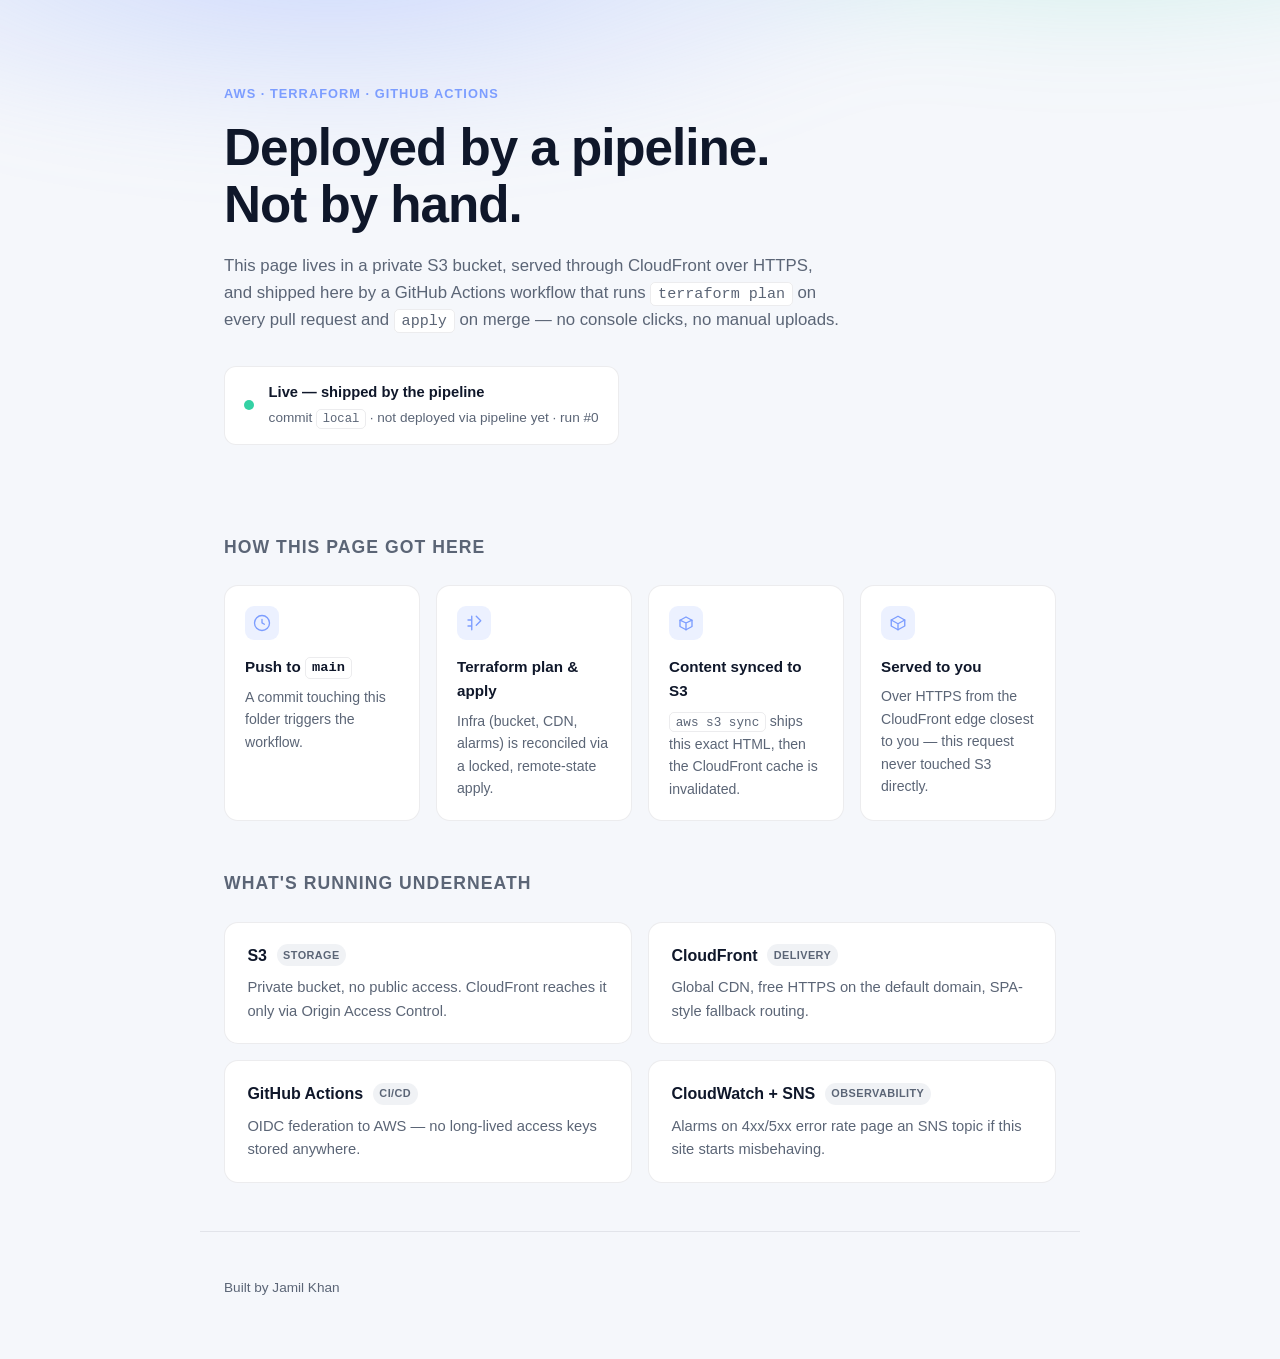
<file: site/index.html>
<!doctype html>
<html lang="en">
<head>
  <meta charset="utf-8">
  <meta name="viewport" content="width=device-width, initial-scale=1">
  <title>Static Site CI/CD + Monitoring — Portfolio Project</title>
  <style>
:root {
  color-scheme: light dark;
  --bg: #0b0f19;
  --bg-elevated: #121828;
  --border: rgba(148, 163, 184, 0.16);
  --text: #e7ecf5;
  --text-dim: #9aa5b8;
  --accent: #7c9dff;
  --accent-2: #34d1a4;
  --danger: #f2637a;
  font-family: -apple-system, BlinkMacSystemFont, "Segoe UI", Roboto, Helvetica, Arial, sans-serif;
}

@media (prefers-color-scheme: light) {
  :root {
    --bg: #f5f7fb;
    --bg-elevated: #ffffff;
    --border: rgba(15, 23, 42, 0.08);
    --text: #0f172a;
    --text-dim: #5b6576;
  }
}

* { box-sizing: border-box; }

body {
  margin: 0;
  background: var(--bg);
  color: var(--text);
  line-height: 1.6;
  position: relative;
  overflow-x: hidden;
}

.bg-glow {
  position: fixed;
  inset: -20% -10% auto -10%;
  height: 60vh;
  background: radial-gradient(60% 60% at 30% 20%, rgba(124, 157, 255, 0.35), transparent 70%),
              radial-gradient(50% 50% at 80% 10%, rgba(52, 209, 164, 0.25), transparent 70%);
  filter: blur(40px);
  pointer-events: none;
  z-index: 0;
}

header.hero, main, footer {
  position: relative;
  z-index: 1;
  max-width: 880px;
  margin: 0 auto;
  padding: 0 1.5rem;
}

header.hero {
  padding-top: 5rem;
  padding-bottom: 2.5rem;
  text-align: left;
}

.eyebrow {
  display: inline-block;
  font-size: 0.8rem;
  font-weight: 600;
  letter-spacing: 0.08em;
  text-transform: uppercase;
  color: var(--accent);
  margin-bottom: 1rem;
}

h1 {
  font-size: clamp(2rem, 5vw, 3.2rem);
  line-height: 1.1;
  margin: 0 0 1.25rem;
  letter-spacing: -0.02em;
}

.lede {
  max-width: 620px;
  color: var(--text-dim);
  font-size: 1.05rem;
  margin: 0 0 2rem;
}

code {
  background: var(--bg-elevated);
  border: 1px solid var(--border);
  padding: 0.15em 0.45em;
  border-radius: 5px;
  font-size: 0.9em;
}

.status-card {
  display: flex;
  align-items: center;
  gap: 0.9rem;
  background: var(--bg-elevated);
  border: 1px solid var(--border);
  border-radius: 12px;
  padding: 0.9rem 1.2rem;
  max-width: fit-content;
}

.status-dot {
  width: 10px;
  height: 10px;
  border-radius: 50%;
  background: var(--text-dim);
  flex-shrink: 0;
  animation: pulse 1.6s ease-in-out infinite;
}

.status-card.status-live .status-dot { background: var(--accent-2); }
.status-card.status-unknown .status-dot { background: var(--danger); animation: none; }

@keyframes pulse {
  0%, 100% { opacity: 1; }
  50% { opacity: 0.35; }
}

.status-text { display: flex; flex-direction: column; gap: 0.15rem; font-size: 0.92rem; }
.status-sub { color: var(--text-dim); font-size: 0.85rem; }

main { padding-bottom: 3rem; }

h2 {
  font-size: 1.1rem;
  text-transform: uppercase;
  letter-spacing: 0.06em;
  color: var(--text-dim);
  margin: 3rem 0 1.5rem;
}

.steps {
  list-style: none;
  margin: 0;
  padding: 0;
  display: grid;
  grid-template-columns: repeat(4, 1fr);
  gap: 1rem;
}

.steps li {
  background: var(--bg-elevated);
  border: 1px solid var(--border);
  border-radius: 14px;
  padding: 1.25rem;
}

.step-icon {
  display: inline-flex;
  width: 34px;
  height: 34px;
  align-items: center;
  justify-content: center;
  border-radius: 9px;
  background: rgba(124, 157, 255, 0.14);
  color: var(--accent);
  margin-bottom: 0.9rem;
}

.step-icon svg { width: 18px; height: 18px; }

.steps h3 { font-size: 0.95rem; margin: 0 0 0.4rem; }
.steps p { font-size: 0.88rem; color: var(--text-dim); margin: 0; }

.stack-grid {
  display: grid;
  grid-template-columns: repeat(2, 1fr);
  gap: 1rem;
}

.stack-card {
  background: var(--bg-elevated);
  border: 1px solid var(--border);
  border-radius: 14px;
  padding: 1.25rem 1.4rem;
}

.stack-card h3 {
  font-size: 1rem;
  margin: 0 0 0.5rem;
  display: flex;
  align-items: center;
  gap: 0.6rem;
}

.stack-card p { margin: 0; color: var(--text-dim); font-size: 0.92rem; }

.tag {
  font-size: 0.68rem;
  font-weight: 600;
  text-transform: uppercase;
  letter-spacing: 0.04em;
  color: var(--text-dim);
  background: rgba(148, 163, 184, 0.14);
  border-radius: 999px;
  padding: 0.2em 0.6em;
}

footer {
  padding: 2rem 1.5rem 3rem;
  border-top: 1px solid var(--border);
  color: var(--text-dim);
  font-size: 0.85rem;
}

@media (max-width: 720px) {
  .steps { grid-template-columns: 1fr 1fr; }
  .stack-grid { grid-template-columns: 1fr; }
}

@media (max-width: 480px) {
  .steps { grid-template-columns: 1fr; }
  header.hero { padding-top: 3rem; }
}

</style>
</head>
<body>
  <div class="bg-glow" aria-hidden="true"></div>

  <header class="hero">
    <span class="eyebrow">AWS · Terraform · GitHub Actions</span>
    <h1>Deployed by a pipeline.<br>Not by hand.</h1>
    <p class="lede">
      This page lives in a private S3 bucket, served through CloudFront over HTTPS, and shipped
      here by a GitHub Actions workflow that runs <code>terraform plan</code> on every pull
      request and <code>apply</code> on merge — no console clicks, no manual uploads.
    </p>

    <div class="status-card" id="status-card" aria-live="polite">
      <span class="status-dot" aria-hidden="true"></span>
      <div class="status-text">
        <strong>Checking deployment status…</strong>
        <span class="status-sub">&nbsp;</span>
      </div>
    </div>
  </header>

  <main>
    <section class="pipeline" aria-label="Deployment pipeline">
      <h2>How this page got here</h2>
      <ol class="steps">
        <li>
          <span class="step-icon" aria-hidden="true">
            <svg viewBox="0 0 24 24" fill="none" stroke="currentColor" stroke-width="1.8"><path d="M12 2a10 10 0 1 0 0 20 10 10 0 0 0 0-20Zm0 5.2v4.6l3.2 1.9" stroke-linecap="round" stroke-linejoin="round"/></svg>
          </span>
          <h3>Push to <code>main</code></h3>
          <p>A commit touching this folder triggers the workflow.</p>
        </li>
        <li>
          <span class="step-icon" aria-hidden="true">
            <svg viewBox="0 0 24 24" fill="none" stroke="currentColor" stroke-width="1.8"><path d="M9 3v18M4 8h5M4 16h5M15 3l6 6-6 6" stroke-linecap="round" stroke-linejoin="round"/></svg>
          </span>
          <h3>Terraform plan &amp; apply</h3>
          <p>Infra (bucket, CDN, alarms) is reconciled via a locked, remote-state apply.</p>
        </li>
        <li>
          <span class="step-icon" aria-hidden="true">
            <svg viewBox="0 0 24 24" fill="none" stroke="currentColor" stroke-width="1.8"><path d="M4 16.7V8.3L12 4l8 4.3v8.4L12 21l-8-4.3Z" stroke-linecap="round" stroke-linejoin="round"/><path d="M4 8.3 12 12l8-3.7M12 12v9" stroke-linecap="round" stroke-linejoin="round"/></svg>
          </span>
          <h3>Content synced to S3</h3>
          <p><code>aws s3 sync</code> ships this exact HTML, then the CloudFront cache is invalidated.</p>
        </li>
        <li>
          <span class="step-icon" aria-hidden="true">
            <svg viewBox="0 0 24 24" fill="none" stroke="currentColor" stroke-width="1.8"><path d="M12 3 3 8v8l9 5 9-5V8l-9-5Z" stroke-linecap="round" stroke-linejoin="round"/><path d="M3 8l9 5 9-5M12 13v8" stroke-linecap="round" stroke-linejoin="round"/></svg>
          </span>
          <h3>Served to you</h3>
          <p>Over HTTPS from the CloudFront edge closest to you — this request never touched S3 directly.</p>
        </li>
      </ol>
    </section>

    <section class="stack" aria-label="Infrastructure">
      <h2>What's running underneath</h2>
      <div class="stack-grid">
        <div class="stack-card">
          <h3>S3 <span class="tag">storage</span></h3>
          <p>Private bucket, no public access. CloudFront reaches it only via Origin Access Control.</p>
        </div>
        <div class="stack-card">
          <h3>CloudFront <span class="tag">delivery</span></h3>
          <p>Global CDN, free HTTPS on the default domain, SPA-style fallback routing.</p>
        </div>
        <div class="stack-card">
          <h3>GitHub Actions <span class="tag">CI/CD</span></h3>
          <p>OIDC federation to AWS — no long-lived access keys stored anywhere.</p>
        </div>
        <div class="stack-card">
          <h3>CloudWatch + SNS <span class="tag">observability</span></h3>
          <p>Alarms on 4xx/5xx error rate page an SNS topic if this site starts misbehaving.</p>
        </div>
      </div>
    </section>
  </main>

  <footer>
    <p>Built by Jamil Khan</p>
  </footer>

  <script>
    function timeAgo(iso) {
      const then = new Date(iso).getTime();
      if (Number.isNaN(then)) return null;
      const seconds = Math.max(0, Math.round((Date.now() - then) / 1000));
      if (seconds < 60) return "just now";
      const minutes = Math.round(seconds / 60);
      if (minutes < 60) return minutes + " min ago";
      const hours = Math.round(minutes / 60);
      if (hours < 24) return hours + " hr ago";
      return Math.round(hours / 24) + " days ago";
    }

    fetch("build-info.json", { cache: "no-store" })
      .then((r) => (r.ok ? r.json() : Promise.reject(r.status)))
      .then((info) => {
        const card = document.getElementById("status-card");
        const ago = timeAgo(info.deployed_at);
        const shortSha = /^[0-9a-f]{7,40}$/i.test(info.commit) ? info.commit.slice(0, 7) : info.commit;

        card.classList.add("status-live");
        card.querySelector(".status-text strong").textContent = "Live — shipped by the pipeline";
        card.querySelector(".status-sub").innerHTML =
          "commit <code>" + shortSha + "</code>" +
          (ago ? " &middot; " + ago : " &middot; " + info.deployed_at) +
          " &middot; run #" + info.run_number;
      })
      .catch(() => {
        const card = document.getElementById("status-card");
        card.classList.add("status-unknown");
        card.querySelector(".status-text strong").textContent = "Uploaded manually";
        card.querySelector(".status-sub").textContent =
          "build-info.json not found — this copy wasn't shipped by the GitHub Actions workflow.";
      });
  </script>
</body>
</html>
</file>
